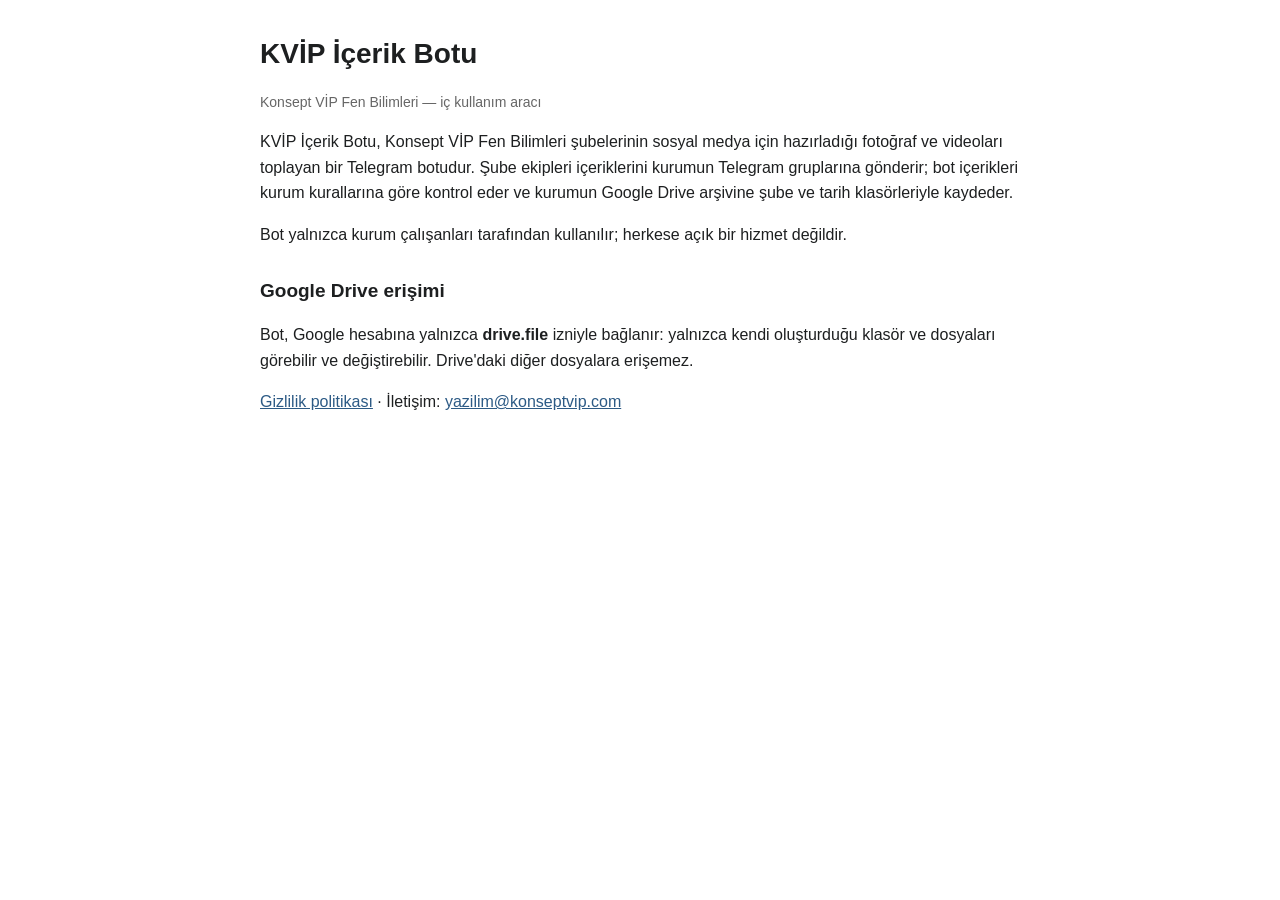
<file: index.html>
<!doctype html>
<html lang="tr"><head><meta charset="utf-8"><meta name="viewport" content="width=device-width,initial-scale=1">
<title>KVİP İçerik Botu</title><link rel="stylesheet" href="style.css"></head><body>
<h1>KVİP İçerik Botu</h1>
<p class="k">Konsept VİP Fen Bilimleri — iç kullanım aracı</p>
<p>KVİP İçerik Botu, Konsept VİP Fen Bilimleri şubelerinin sosyal medya için hazırladığı fotoğraf ve videoları
toplayan bir Telegram botudur. Şube ekipleri içeriklerini kurumun Telegram gruplarına gönderir; bot içerikleri
kurum kurallarına göre kontrol eder ve kurumun Google Drive arşivine şube ve tarih klasörleriyle kaydeder.</p>
<p>Bot yalnızca kurum çalışanları tarafından kullanılır; herkese açık bir hizmet değildir.</p>
<h2>Google Drive erişimi</h2>
<p>Bot, Google hesabına yalnızca <b>drive.file</b> izniyle bağlanır: yalnızca kendi oluşturduğu klasör ve dosyaları
görebilir ve değiştirebilir. Drive'daki diğer dosyalara erişemez.</p>
<p><a href="gizlilik.html">Gizlilik politikası</a> · İletişim: <a href="mailto:yazilim@konseptvip.com">yazilim@konseptvip.com</a></p>
</body></html>
</file>
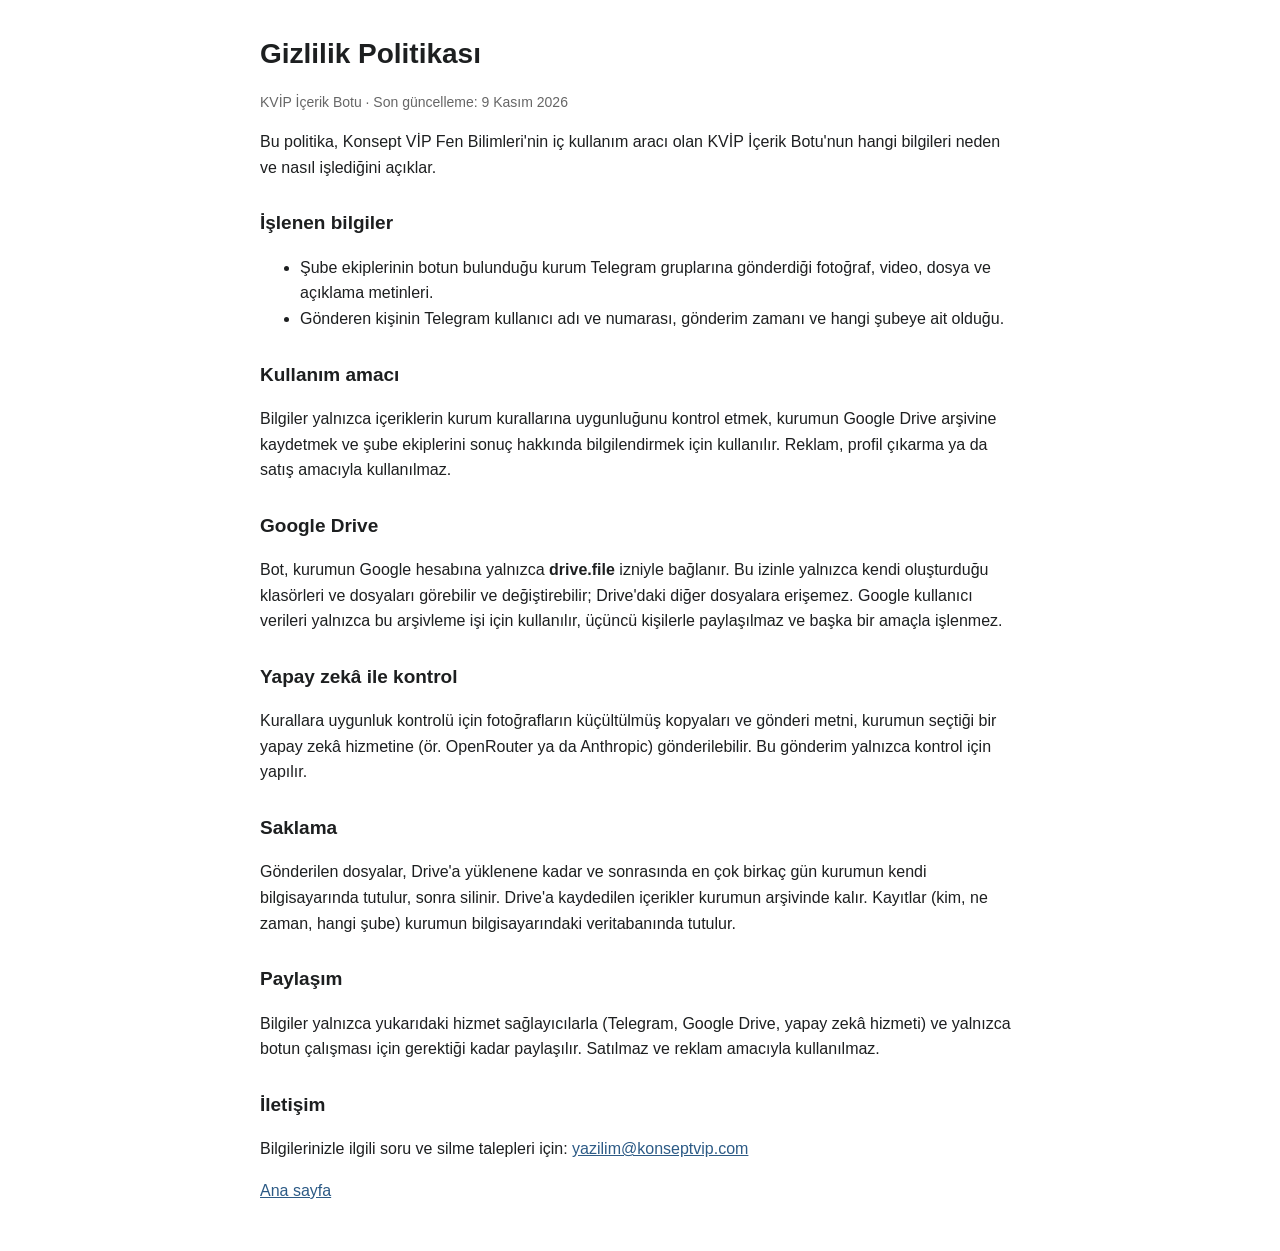
<file: gizlilik.html>
<!doctype html>
<html lang="tr"><head><meta charset="utf-8"><meta name="viewport" content="width=device-width,initial-scale=1">
<title>Gizlilik Politikası · KVİP İçerik Botu</title><link rel="stylesheet" href="style.css"></head><body>
<h1>Gizlilik Politikası</h1>
<p class="k">KVİP İçerik Botu · Son güncelleme: 9 Kasım 2026</p>
<p>Bu politika, Konsept VİP Fen Bilimleri'nin iç kullanım aracı olan KVİP İçerik Botu'nun hangi bilgileri neden ve
nasıl işlediğini açıklar.</p>
<h2>İşlenen bilgiler</h2>
<ul>
<li>Şube ekiplerinin botun bulunduğu kurum Telegram gruplarına gönderdiği fotoğraf, video, dosya ve açıklama metinleri.</li>
<li>Gönderen kişinin Telegram kullanıcı adı ve numarası, gönderim zamanı ve hangi şubeye ait olduğu.</li>
</ul>
<h2>Kullanım amacı</h2>
<p>Bilgiler yalnızca içeriklerin kurum kurallarına uygunluğunu kontrol etmek, kurumun Google Drive arşivine
kaydetmek ve şube ekiplerini sonuç hakkında bilgilendirmek için kullanılır. Reklam, profil çıkarma ya da satış
amacıyla kullanılmaz.</p>
<h2>Google Drive</h2>
<p>Bot, kurumun Google hesabına yalnızca <b>drive.file</b> izniyle bağlanır. Bu izinle yalnızca kendi oluşturduğu
klasörleri ve dosyaları görebilir ve değiştirebilir; Drive'daki diğer dosyalara erişemez. Google kullanıcı verileri
yalnızca bu arşivleme işi için kullanılır, üçüncü kişilerle paylaşılmaz ve başka bir amaçla işlenmez.</p>
<h2>Yapay zekâ ile kontrol</h2>
<p>Kurallara uygunluk kontrolü için fotoğrafların küçültülmüş kopyaları ve gönderi metni, kurumun seçtiği bir yapay
zekâ hizmetine (ör. OpenRouter ya da Anthropic) gönderilebilir. Bu gönderim yalnızca kontrol için yapılır.</p>
<h2>Saklama</h2>
<p>Gönderilen dosyalar, Drive'a yüklenene kadar ve sonrasında en çok birkaç gün kurumun kendi bilgisayarında
tutulur, sonra silinir. Drive'a kaydedilen içerikler kurumun arşivinde kalır. Kayıtlar (kim, ne zaman, hangi şube)
kurumun bilgisayarındaki veritabanında tutulur.</p>
<h2>Paylaşım</h2>
<p>Bilgiler yalnızca yukarıdaki hizmet sağlayıcılarla (Telegram, Google Drive, yapay zekâ hizmeti) ve yalnızca botun
çalışması için gerektiği kadar paylaşılır. Satılmaz ve reklam amacıyla kullanılmaz.</p>
<h2>İletişim</h2>
<p>Bilgilerinizle ilgili soru ve silme talepleri için: <a href="mailto:yazilim@konseptvip.com">yazilim@konseptvip.com</a></p>
<p><a href="index.html">Ana sayfa</a></p>
</body></html>
</file>
<file: style.css>
body{font:16px/1.6 -apple-system,"Segoe UI",Roboto,sans-serif;max-width:760px;margin:0 auto;padding:32px 16px;color:#1d1f20;background:#fff}
h1{font-size:28px;margin:0 0 8px}h2{font-size:19px;margin:28px 0 6px}a{color:#2c5a85}.k{color:#666;font-size:14px}
@media (prefers-color-scheme:dark){body{background:#17191a;color:#e6e6e6}a{color:#8fb8e0}.k{color:#aaa}}
</file>
